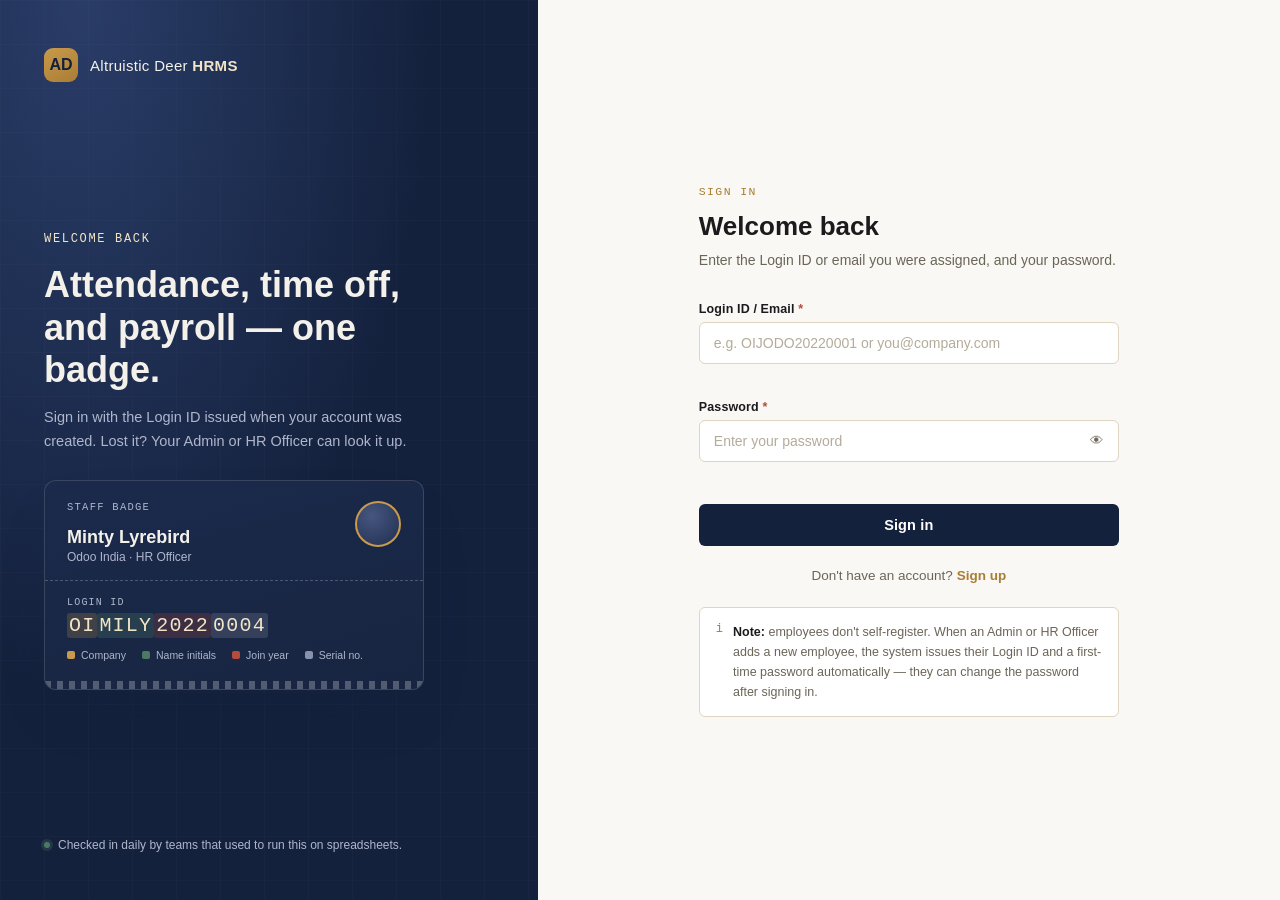
<file: hrms-app/index.html>
<!DOCTYPE html>
<html lang="en">
<head>
<meta charset="UTF-8" />
<meta http-equiv="refresh" content="0; url=login.html" />
<title>Redirecting…</title>
</head>
<body><p>Redirecting to <a href="login.html">login.html</a>…</p></body>
</html>
</file>
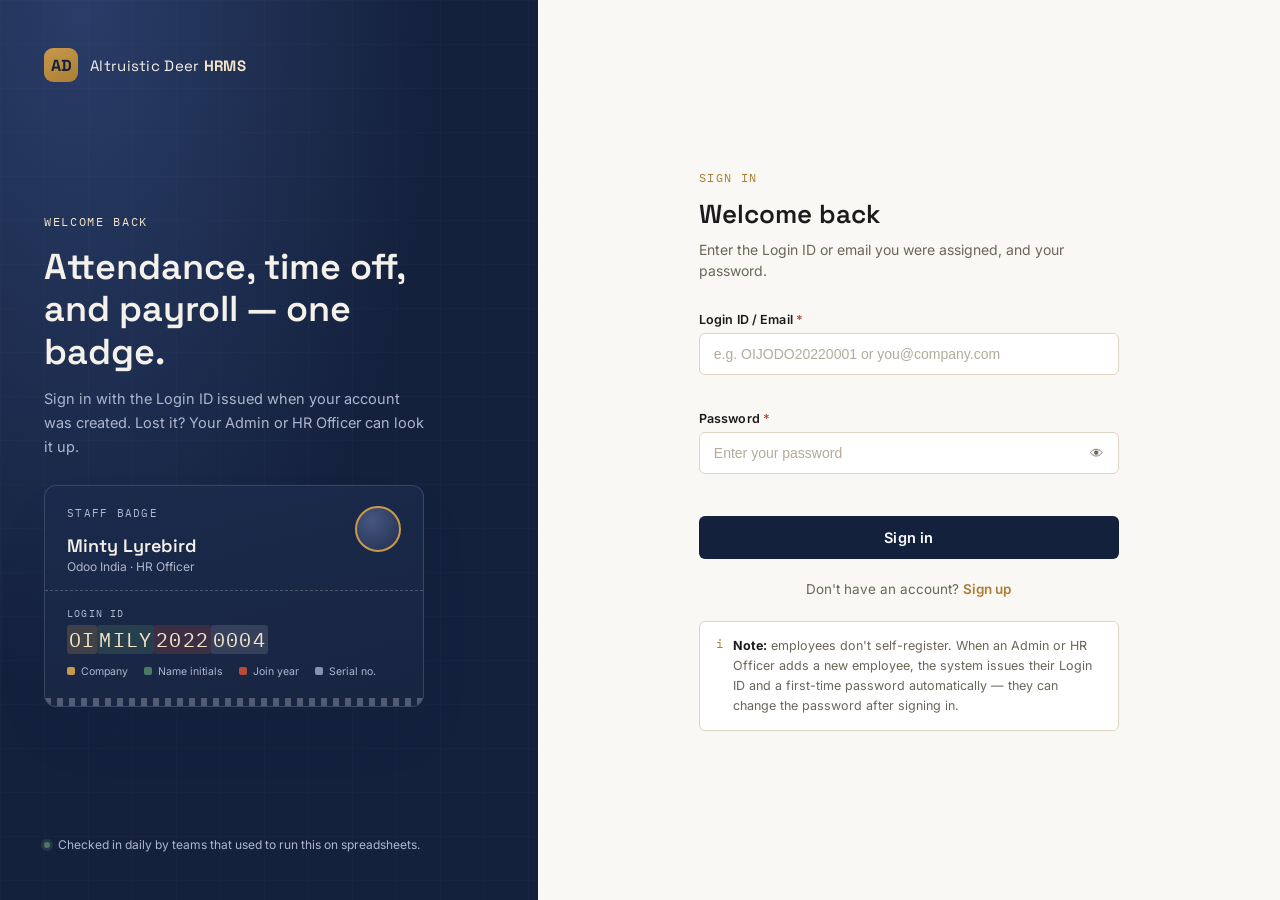
<file: hrms-app/login.html>
<!DOCTYPE html>
<html lang="en">
<head>
<meta charset="UTF-8" />
<meta name="viewport" content="width=device-width, initial-scale=1.0" />
<title>Sign In · Altruistic Deer HRMS</title>
<link rel="preconnect" href="https://fonts.googleapis.com">
<link href="https://fonts.googleapis.com/css2?family=Space+Grotesk:wght@500;600;700&family=Inter:wght@400;500;600&family=IBM+Plex+Mono:wght@400;500;600&display=swap" rel="stylesheet">
<link rel="stylesheet" href="css/style.css" />
</head>
<body>

<div class="shell">

  <!-- LEFT: brand stage -->
  <aside class="stage">
    <div class="brandmark">
      <div class="mark">AD</div>
      <div class="name">Altruistic Deer <b>HRMS</b></div>
    </div>

    <div>
      <div class="stage-copy">
        <p class="eyebrow">Welcome back</p>
        <h1>Attendance, time off,<br/>and payroll — one badge.</h1>
        <p>Sign in with the Login ID issued when your account was created. Lost it? Your Admin or HR Officer can look it up.</p>
      </div>

      <div class="badge" style="margin-top:26px;">
        <div class="badge-top">
          <div>
            <div class="badge-label">Staff badge</div>
            <div class="badge-id-row">
              <div>
                <div class="badge-name">Minty Lyrebird</div>
                <div class="badge-role">Odoo India · HR Officer</div>
              </div>
            </div>
          </div>
          <div class="badge-photo"></div>
        </div>
        <div class="badge-code">
          <div class="code-label">Login ID</div>
          <div class="code-value">
            <span class="seg company">OI</span><span class="seg initials">MILY</span><span class="seg year">2022</span><span class="seg serial">0004</span>
          </div>
          <div class="badge-legend">
            <span><i class="company"></i>Company</span>
            <span><i class="initials"></i>Name initials</span>
            <span><i class="year"></i>Join year</span>
            <span><i class="serial"></i>Serial no.</span>
          </div>
        </div>
        <div class="badge-strip"></div>
      </div>
    </div>

    <div class="stage-foot"><span class="dot"></span> Checked in daily by teams that used to run this on spreadsheets.</div>
  </aside>

  <!-- RIGHT: form -->
  <main class="formside">
    <div class="formwrap">

      <div class="mobile-brand">
        <div class="mark">AD</div>
        <div class="name">Altruistic Deer HRMS</div>
      </div>

      <div class="form-head">
        <p class="kicker">Sign in</p>
        <h2>Welcome back</h2>
        <p>Enter the Login ID or email you were assigned, and your password.</p>
      </div>

      <div class="banner ok" id="formBanner"></div>

      <form id="loginForm" novalidate>

        <div class="field">
          <label for="loginId">Login ID / Email <span class="req">*</span></label>
          <div class="input-wrap">
            <input type="text" id="loginId" placeholder="e.g. OIJODO20220001 or you@company.com" autocomplete="username" />
          </div>
          <div class="error-msg" id="err-loginId"></div>
        </div>

        <div class="field">
          <label for="password">Password <span class="req">*</span></label>
          <div class="input-wrap">
            <input type="password" id="password" placeholder="Enter your password" autocomplete="current-password" />
            <button type="button" class="toggle-visibility" data-target="password" aria-label="Show password">👁</button>
          </div>
          <div class="error-msg" id="err-password"></div>
        </div>

        <button type="submit" class="btn-primary" id="submitBtn">Sign in</button>
      </form>

      <div class="form-foot">
        Don't have an account? <a href="signup.html">Sign up</a>
      </div>

      <div class="note-box">
        <div class="glyph">i</div>
        <p>
          <strong>Note:</strong> employees don't self-register. When an Admin or HR Officer adds a new employee,
          the system issues their Login ID and a first-time password automatically — they can change the password
          after signing in.
        </p>
      </div>

    </div>
  </main>

</div>

<script src="js/auth-core.js"></script>
<script src="js/login.js"></script>
</body>
</html>
</file>
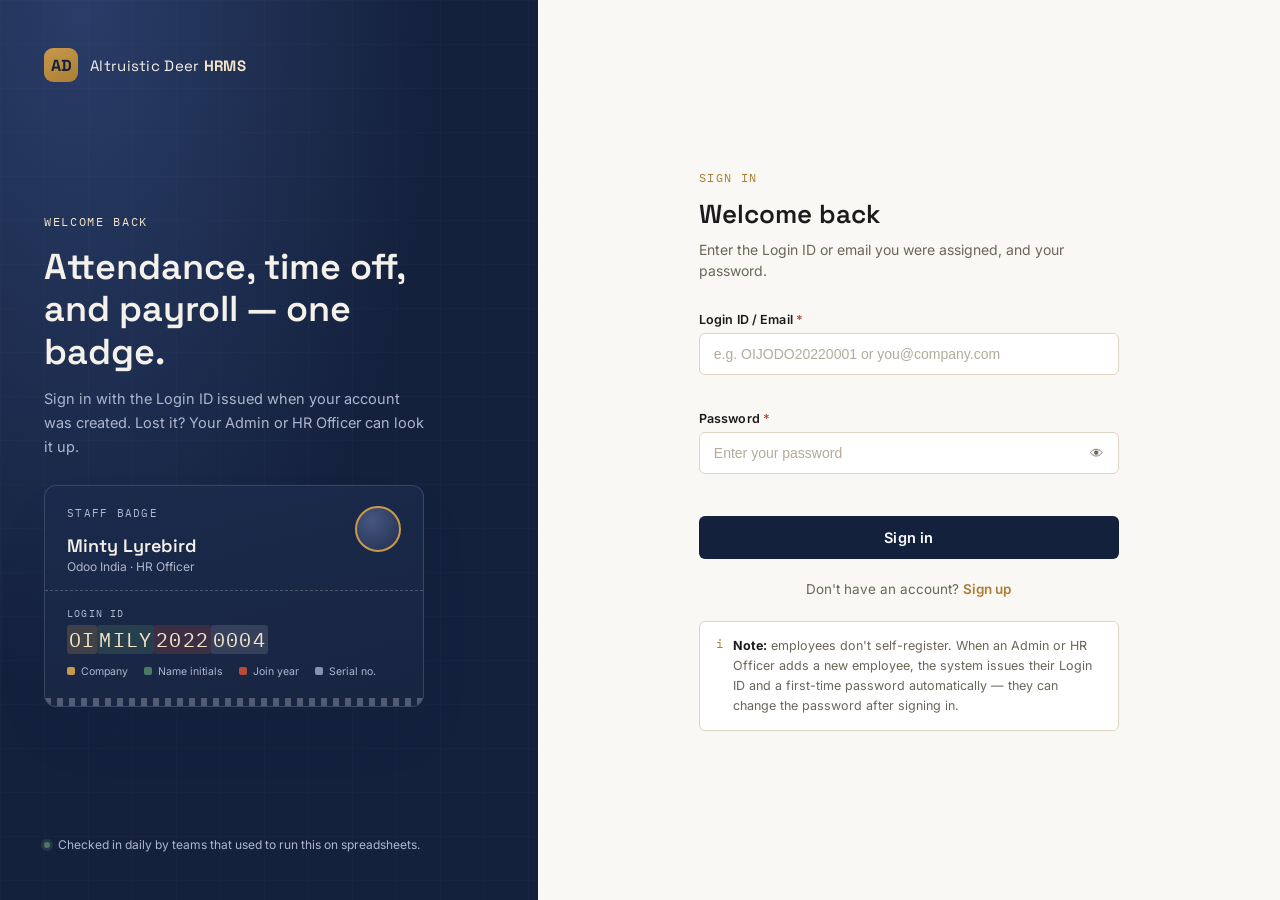
<file: hrms-app/profile.html>
<!DOCTYPE html>
<html lang="en">
<head>
<meta charset="UTF-8" />
<meta name="viewport" content="width=device-width, initial-scale=1.0" />
<title>My Profile · Altruistic Deer HRMS</title>
<link rel="preconnect" href="https://fonts.googleapis.com">
<link href="https://fonts.googleapis.com/css2?family=Space+Grotesk:wght@500;600;700&family=Inter:wght@400;500;600&family=IBM+Plex+Mono:wght@400;500;600&display=swap" rel="stylesheet">
<link rel="stylesheet" href="css/shell.css" />
</head>
<body class="app" data-page="profile">

<header class="topnav">
  <div class="brand">
    <div class="mark">AD</div>
    <div class="name">Altruistic Deer</div>
  </div>
  <nav>
    <a href="employees.html" data-tab="employees">Employees</a>
    <a href="attendance.html" data-tab="attendance">Attendance</a>
    <a href="timeoff.html" data-tab="timeoff">Time Off</a>
  </nav>
  <div class="spacer"></div>
  <div class="systray">
    <span class="since" id="systraySince"></span>
    <button id="systrayBtn" class="checked-out"><span class="pulse"></span>Check In</button>
  </div>
  <div class="avatar-wrap">
    <button class="avatar-btn" id="avatarBtn" aria-haspopup="true" aria-label="Account menu">
      <span id="avatarDot" class="status-dot absent"></span>
    </button>
    <div class="avatar-menu" id="avatarMenu">
      <div class="who">
        <div class="n" id="menuName">—</div>
        <div class="r" id="menuRole">—</div>
      </div>
      <a href="profile.html">My Profile</a>
      <button class="logout" id="logoutBtn">Log Out</button>
    </div>
  </div>
</header>

<main class="page">
  <div class="page-head">
    <h1>My Profile</h1>
    <button class="btn-new" id="saveBtn">Save changes</button>
  </div>

  <div class="profile-card">

    <div class="profile-head">
      <div class="profile-avatar">
        <label class="circle" id="avatarCircle" for="avatarUpload">
          <span id="avatarInitials">—</span>
          <img id="avatarImg" style="display:none" alt="" />
        </label>
        <label class="edit-badge" for="avatarUpload">✎</label>
        <input type="file" id="avatarUpload" accept="image/*" />
      </div>

      <div class="profile-fields">
        <div class="pf-name">
          <input type="text" id="fldFullName" />
        </div>
        <div class="pf-company" id="companyLabel">—</div>

        <div class="pf-row">
          <label>Job position</label>
          <input type="text" id="fldJobPosition" />
        </div>
        <div class="pf-row">
          <label>Department</label>
          <input type="text" id="fldDepartment" />
        </div>

        <div class="pf-row">
          <label>Email</label>
          <input type="email" id="fldEmail" />
        </div>
        <div class="pf-row">
          <label>Manager</label>
          <input type="text" id="fldManager" />
        </div>

        <div class="pf-row">
          <label>Mobile</label>
          <input type="tel" id="fldPhone" />
        </div>
        <div class="pf-row">
          <label>Location</label>
          <input type="text" id="fldLocation" />
        </div>

        <div class="pf-row">
          <label>Login ID</label>
          <input type="text" id="fldLoginId" readonly />
        </div>
        <div class="pf-row">
          <label>Employee code</label>
          <input type="text" id="fldEmpCode" readonly />
        </div>
      </div>
    </div>

    <div class="tabbar" id="tabbar">
      <button data-tab="resume" class="active">Resume</button>
      <button data-tab="private">Private Info</button>
      <button data-tab="salary" id="salaryTabBtn">Salary Info</button>
      <button data-tab="security">Security</button>
    </div>

    <!-- RESUME -->
    <div class="tabpanel active" data-panel="resume">
      <div class="field-line">
        <label>About</label>
        <textarea id="fldAbout" rows="3" placeholder="A short introduction…"></textarea>
      </div>
      <div class="field-line">
        <label>What I love about my job</label>
        <textarea id="fldLoveAboutJob" rows="3" placeholder="What keeps you motivated…"></textarea>
      </div>
      <div class="field-line">
        <label>My interests and hobbies</label>
        <textarea id="fldHobbies" rows="3" placeholder="Outside of work…"></textarea>
      </div>

      <div class="two-block">
        <div class="chip-field">
          <label>Skills</label>
          <div class="chip-list" id="skillsList"></div>
          <div class="chip-add">
            <input type="text" id="skillInput" placeholder="Add a skill and press Enter" />
            <button type="button" id="skillAddBtn">+ Add skill</button>
          </div>
        </div>
        <div class="chip-field">
          <label>Certifications</label>
          <div class="chip-list" id="certList"></div>
          <div class="chip-add">
            <input type="text" id="certInput" placeholder="Add a certification and press Enter" />
            <button type="button" id="certAddBtn">+ Add certification</button>
          </div>
        </div>
      </div>
    </div>

    <!-- PRIVATE INFO -->
    <div class="tabpanel" data-panel="private">
      <div class="form-grid">
        <div>
          <div class="field-line"><label>Date of birth</label><input type="date" id="fldDob" /></div>
          <div class="field-line"><label>Residing address</label><input type="text" id="fldAddress" /></div>
          <div class="field-line"><label>Nationality</label><input type="text" id="fldNationality" /></div>
          <div class="field-line"><label>Personal email</label><input type="email" id="fldPersonalEmail" /></div>
          <div class="field-line">
            <label>Gender</label>
            <select id="fldGender">
              <option value="">—</option>
              <option>Female</option>
              <option>Male</option>
              <option>Non-binary</option>
              <option>Prefer not to say</option>
            </select>
          </div>
          <div class="field-line">
            <label>Marital status</label>
            <select id="fldMaritalStatus">
              <option value="">—</option>
              <option>Single</option>
              <option>Married</option>
              <option>Other</option>
            </select>
          </div>
          <div class="field-line"><label>Date of joining</label><input type="date" id="fldDateOfJoining" /></div>
        </div>
        <div>
          <div class="col-head">Bank details</div>
          <div class="field-line"><label>Account number</label><input type="text" id="fldBankAccount" /></div>
          <div class="field-line"><label>Bank name</label><input type="text" id="fldBankName" /></div>
          <div class="field-line"><label>IFSC code</label><input type="text" id="fldIfsc" /></div>
          <div class="field-line"><label>PAN no.</label><input type="text" id="fldPan" /></div>
          <div class="field-line"><label>UAN no.</label><input type="text" id="fldUan" /></div>
        </div>
      </div>
    </div>

    <!-- SALARY INFO (admin only) -->
    <div class="tabpanel" data-panel="salary">
      <div id="salaryLocked" class="locked-tab" style="display:none;">
        Salary Info is only visible to Admins.
      </div>

      <div id="salaryContent">
        <div class="salary-summary">
          <div class="field-line" style="margin-bottom:0;">
            <label>Month wage</label>
            <input type="number" id="fldWage" min="0" step="100" />
          </div>
          <div class="field-line" style="margin-bottom:0;">
            <label>Yearly wage</label>
            <input type="text" id="fldYearlyWage" readonly />
          </div>
          <div class="field-line" style="margin-bottom:0;">
            <label>Working days / week</label>
            <input type="number" id="fldWorkingDays" min="1" max="7" style="width:90px" />
          </div>
          <div class="field-line" style="margin-bottom:0;">
            <label>Break time (hrs)</label>
            <input type="number" id="fldBreakHours" min="0" step="0.5" style="width:90px" />
          </div>
        </div>

        <div class="salary-flag" id="salaryFlag"></div>

        <table class="salary-table">
          <thead>
            <tr><th>Salary component</th><th>% (of Basic, Basic itself % of wage)</th><th style="text-align:right">Amount / month</th></tr>
          </thead>
          <tbody>
            <tr>
              <td class="label">Basic salary</td>
              <td><input type="number" id="pctBasic" step="0.01" min="0" max="100" /> % of wage</td>
              <td class="amount" style="text-align:right" id="amtBasic">—</td>
            </tr>
            <tr>
              <td class="label">House rent allowance</td>
              <td><input type="number" id="pctHra" step="0.01" min="0" max="100" /> % of basic</td>
              <td class="amount" style="text-align:right" id="amtHra">—</td>
            </tr>
            <tr>
              <td class="label">Standard allowance</td>
              <td><input type="number" id="pctStandard" step="0.01" min="0" max="100" /> % of basic</td>
              <td class="amount" style="text-align:right" id="amtStandard">—</td>
            </tr>
            <tr>
              <td class="label">Performance bonus</td>
              <td><input type="number" id="pctBonus" step="0.01" min="0" max="100" /> % of basic</td>
              <td class="amount" style="text-align:right" id="amtBonus">—</td>
            </tr>
            <tr>
              <td class="label">Leave travel allowance</td>
              <td><input type="number" id="pctLta" step="0.01" min="0" max="100" /> % of basic</td>
              <td class="amount" style="text-align:right" id="amtLta">—</td>
            </tr>
            <tr class="fixed">
              <td class="label">Fixed allowance</td>
              <td>wage − total of all components above</td>
              <td class="amount" style="text-align:right" id="amtFixed">—</td>
            </tr>
          </tbody>
        </table>

        <div class="two-block">
          <div>
            <div class="block-head">Provident fund (PF) contribution</div>
            <table class="salary-table">
              <tbody>
                <tr>
                  <td class="label">Employee</td>
                  <td><input type="number" id="pctPfEmployee" step="0.01" min="0" max="100" /> % of basic</td>
                  <td class="amount" style="text-align:right" id="amtPfEmployee">—</td>
                </tr>
                <tr>
                  <td class="label">Employer</td>
                  <td><input type="number" id="pctPfEmployer" step="0.01" min="0" max="100" /> % of basic</td>
                  <td class="amount" style="text-align:right" id="amtPfEmployer">—</td>
                </tr>
              </tbody>
            </table>
          </div>
          <div>
            <div class="block-head">Tax deductions</div>
            <table class="salary-table">
              <tbody>
                <tr>
                  <td class="label">Professional tax</td>
                  <td><input type="number" id="fldProfessionalTax" step="1" min="0" /> / month</td>
                  <td class="amount" style="text-align:right">flat</td>
                </tr>
              </tbody>
            </table>
          </div>
        </div>
      </div>
    </div>

    <!-- SECURITY -->
    <div class="tabpanel" data-panel="security">
      <div class="form-grid">
        <div>
          <div class="field-line"><label>Login ID</label><input type="text" id="secLoginId" readonly /></div>
          <div class="field-line"><label>Current password</label><input type="password" id="secCurrentPassword" placeholder="Enter current password" /></div>
          <div class="field-line"><label>New password</label><input type="password" id="secNewPassword" placeholder="Min. 8 characters" /></div>
          <div class="field-line"><label>Confirm new password</label><input type="password" id="secConfirmPassword" placeholder="Re-enter new password" /></div>
          <div class="error-msg" id="secError" style="margin-bottom:10px;"></div>
          <button class="btn-new" id="changePasswordBtn" type="button">Change password</button>
        </div>
      </div>
    </div>

  </div>
</main>

<div class="save-toast" id="saveToast">Changes saved.</div>

<script src="js/auth-core.js"></script>
<script src="js/shell.js"></script>
<script src="js/profile.js"></script>
</body>
</html>
</file>
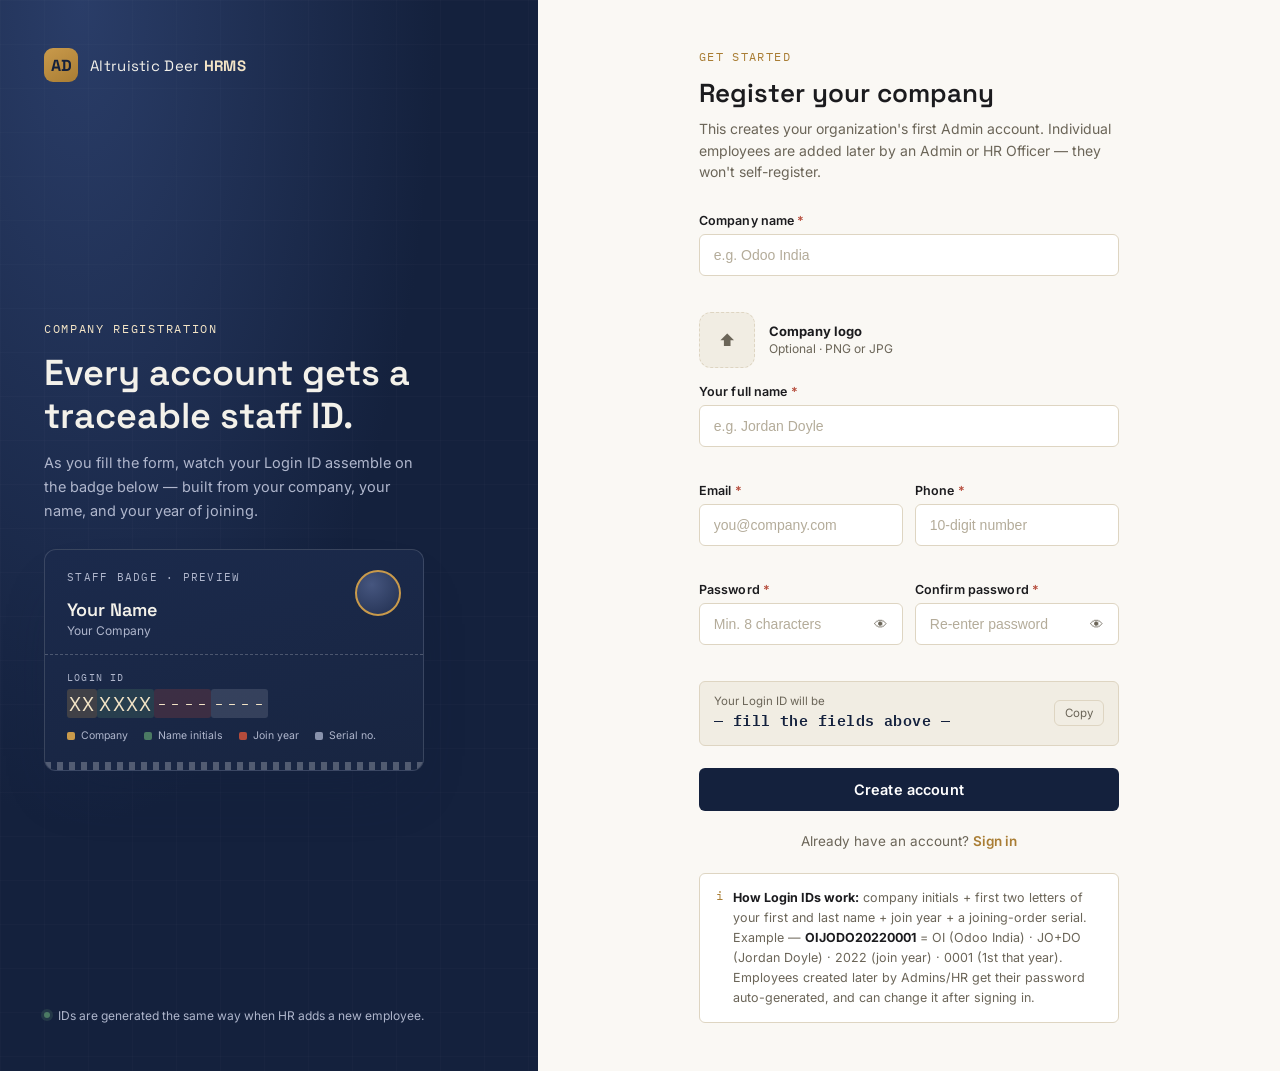
<file: hrms-app/signup.html>
<!DOCTYPE html>
<html lang="en">
<head>
<meta charset="UTF-8" />
<meta name="viewport" content="width=device-width, initial-scale=1.0" />
<title>Sign Up · Altruistic Deer HRMS</title>
<link rel="preconnect" href="https://fonts.googleapis.com">
<link href="https://fonts.googleapis.com/css2?family=Space+Grotesk:wght@500;600;700&family=Inter:wght@400;500;600&family=IBM+Plex+Mono:wght@400;500;600&display=swap" rel="stylesheet">
<link rel="stylesheet" href="css/style.css" />
</head>
<body>

<div class="shell">

  <!-- LEFT: brand stage with live badge preview -->
  <aside class="stage">
    <div class="brandmark">
      <div class="mark">AD</div>
      <div class="name">Altruistic Deer <b>HRMS</b></div>
    </div>

    <div>
      <div class="stage-copy">
        <p class="eyebrow">Company registration</p>
        <h1>Every account gets a<br/>traceable staff ID.</h1>
        <p>As you fill the form, watch your Login ID assemble on the badge below — built from your company, your name, and your year of joining.</p>
      </div>

      <div class="badge" style="margin-top:26px;" id="badge">
        <div class="badge-top">
          <div>
            <div class="badge-label">Staff badge · preview</div>
            <div class="badge-id-row">
              <div>
                <div class="badge-name" id="badgeName">Your Name</div>
                <div class="badge-role" id="badgeCompany">Your Company</div>
              </div>
            </div>
          </div>
          <div class="badge-photo"></div>
        </div>
        <div class="badge-code">
          <div class="code-label">Login ID</div>
          <div class="code-value" id="badgeCode">
            <span class="seg company">XX</span><span class="seg initials">XXXX</span><span class="seg year">----</span><span class="seg serial">----</span>
          </div>
          <div class="badge-legend">
            <span><i class="company"></i>Company</span>
            <span><i class="initials"></i>Name initials</span>
            <span><i class="year"></i>Join year</span>
            <span><i class="serial"></i>Serial no.</span>
          </div>
        </div>
        <div class="badge-strip"></div>
      </div>
    </div>

    <div class="stage-foot"><span class="dot"></span> IDs are generated the same way when HR adds a new employee.</div>
  </aside>

  <!-- RIGHT: form -->
  <main class="formside">
    <div class="formwrap">

      <div class="mobile-brand">
        <div class="mark">AD</div>
        <div class="name">Altruistic Deer HRMS</div>
      </div>

      <div class="form-head">
        <p class="kicker">Get started</p>
        <h2>Register your company</h2>
        <p>This creates your organization's first Admin account. Individual employees are added later by an Admin or HR Officer — they won't self-register.</p>
      </div>

      <div class="banner err" id="formBanner"></div>

      <form id="signupForm" novalidate>

        <div class="field">
          <label for="companyName">Company name <span class="req">*</span></label>
          <div class="input-wrap">
            <input type="text" id="companyName" placeholder="e.g. Odoo India" autocomplete="organization" />
          </div>
          <div class="error-msg" id="err-companyName"></div>
        </div>

        <div class="logo-field">
          <label class="logo-drop" id="logoDrop" for="logoInput" title="Upload company logo">
            <span id="logoGlyph">⬆</span>
            <img id="logoPreview" alt="" style="display:none" />
          </label>
          <input type="file" id="logoInput" accept="image/*" />
          <div class="logo-meta">
            <strong>Company logo</strong>
            <span>Optional · PNG or JPG</span>
          </div>
        </div>

        <div class="field">
          <label for="fullName">Your full name <span class="req">*</span></label>
          <div class="input-wrap">
            <input type="text" id="fullName" placeholder="e.g. Jordan Doyle" autocomplete="name" />
          </div>
          <div class="error-msg" id="err-fullName"></div>
        </div>

        <div class="two-col">
          <div class="field">
            <label for="email">Email <span class="req">*</span></label>
            <div class="input-wrap">
              <input type="email" id="email" placeholder="you@company.com" autocomplete="email" />
            </div>
            <div class="error-msg" id="err-email"></div>
          </div>
          <div class="field">
            <label for="phone">Phone <span class="req">*</span></label>
            <div class="input-wrap">
              <input type="tel" id="phone" placeholder="10-digit number" autocomplete="tel" />
            </div>
            <div class="error-msg" id="err-phone"></div>
          </div>
        </div>

        <div class="two-col">
          <div class="field">
            <label for="password">Password <span class="req">*</span></label>
            <div class="input-wrap">
              <input type="password" id="password" placeholder="Min. 8 characters" autocomplete="new-password" />
              <button type="button" class="toggle-visibility" data-target="password" aria-label="Show password">👁</button>
            </div>
            <div class="error-msg" id="err-password"></div>
          </div>
          <div class="field">
            <label for="confirmPassword">Confirm password <span class="req">*</span></label>
            <div class="input-wrap">
              <input type="password" id="confirmPassword" placeholder="Re-enter password" autocomplete="new-password" />
              <button type="button" class="toggle-visibility" data-target="confirmPassword" aria-label="Show password">👁</button>
            </div>
            <div class="error-msg" id="err-confirmPassword"></div>
          </div>
        </div>

        <div class="id-preview">
          <div>
            <div class="id-label">Your Login ID will be</div>
            <div class="id-value" id="idPreviewValue">— fill the fields above —</div>
          </div>
          <button type="button" class="copy-btn" id="copyIdBtn">Copy</button>
        </div>

        <button type="submit" class="btn-primary" id="submitBtn">Create account</button>
      </form>

      <div class="form-foot">
        Already have an account? <a href="login.html">Sign in</a>
      </div>

      <div class="note-box">
        <div class="glyph">i</div>
        <p>
          <strong>How Login IDs work:</strong> company initials + first two letters of your first and last name + join year + a joining-order serial.
          Example — <strong>OIJODO20220001</strong> = OI (Odoo India) · JO+DO (Jordan Doyle) · 2022 (join year) · 0001 (1st that year).
          Employees created later by Admins/HR get their password auto-generated, and can change it after signing in.
        </p>
      </div>

    </div>
  </main>

</div>

<script src="js/auth-core.js"></script>
<script src="js/signup.js"></script>
</body>
</html>
</file>
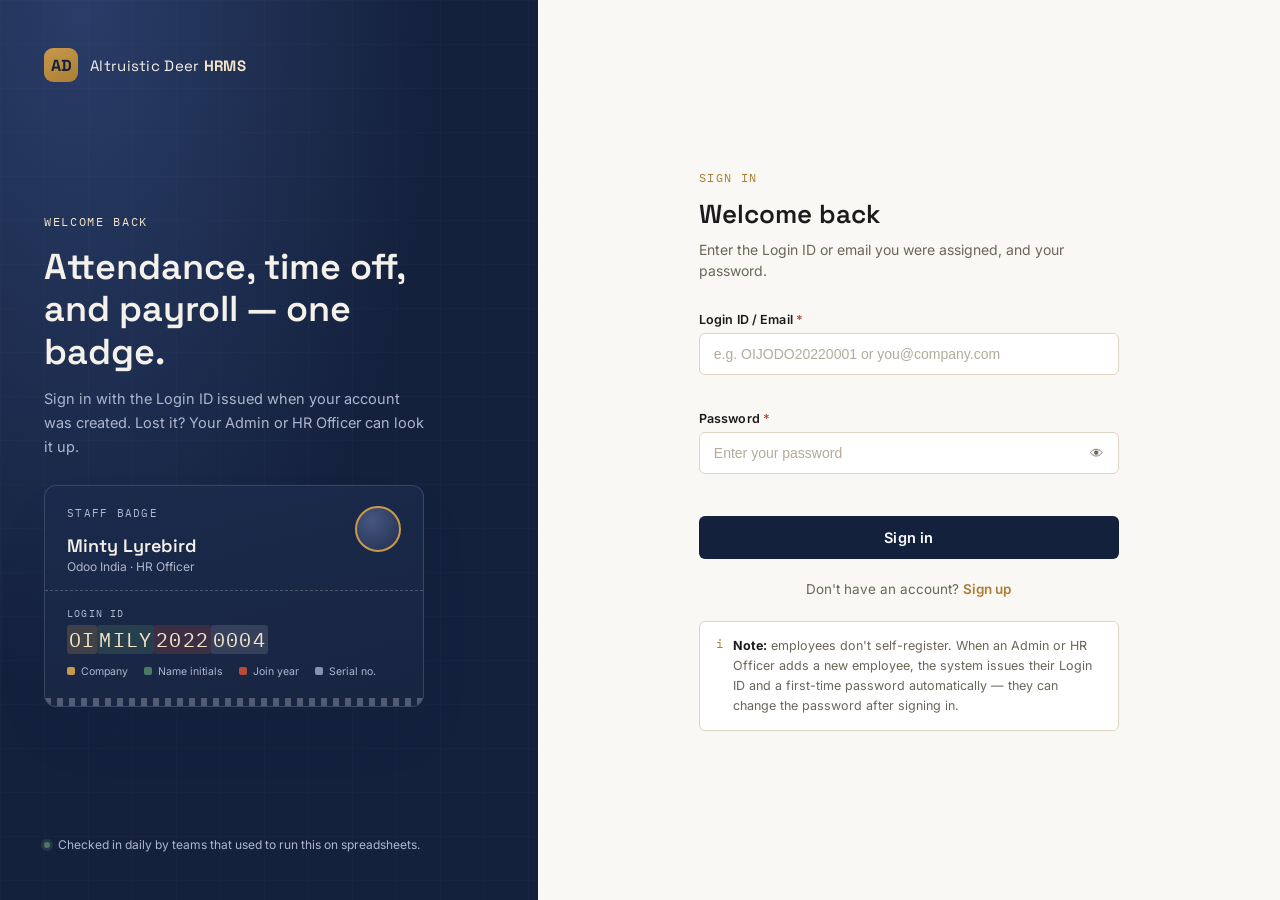
<file: hrms-app/timeoff.html>
<!DOCTYPE html>
<html lang="en">
<head>
<meta charset="UTF-8" />
<meta name="viewport" content="width=device-width, initial-scale=1.0" />
<title>Time Off · Altruistic Deer HRMS</title>
<link rel="preconnect" href="https://fonts.googleapis.com">
<link href="https://fonts.googleapis.com/css2?family=Space+Grotesk:wght@500;600;700&family=Inter:wght@400;500;600&family=IBM+Plex+Mono:wght@400;500;600&display=swap" rel="stylesheet">
<link rel="stylesheet" href="css/shell.css" />
</head>
<body class="app" data-page="timeoff">

<header class="topnav">
  <div class="brand">
    <div class="mark">AD</div>
    <div class="name">Altruistic Deer</div>
  </div>
  <nav>
    <a href="employees.html" data-tab="employees">Employees</a>
    <a href="attendance.html" data-tab="attendance">Attendance</a>
    <a href="timeoff.html" data-tab="timeoff">Time Off</a>
  </nav>
  <div class="spacer"></div>
  <div class="systray">
    <span class="since" id="systraySince"></span>
    <button id="systrayBtn" class="checked-out"><span class="pulse"></span>Check In</button>
  </div>
  <div class="avatar-wrap">
    <button class="avatar-btn" id="avatarBtn" aria-haspopup="true" aria-label="Account menu">
      <span id="avatarDot" class="status-dot absent"></span>
    </button>
    <div class="avatar-menu" id="avatarMenu">
      <div class="who">
        <div class="n" id="menuName">—</div>
        <div class="r" id="menuRole">—</div>
      </div>
      <a href="profile.html">My Profile</a>
      <button class="logout" id="logoutBtn">Log Out</button>
    </div>
  </div>
</header>

<main class="page">
  <div class="page-head">
    <h1>Time Off</h1>
    <div class="page-toolbar">
      <button class="btn-new" id="newBtn">+ New</button>
    </div>
  </div>

  <div class="balance-row">
    <div class="balance-card">
      <div class="type">Paid Time Off</div>
      <div class="days" id="balPaid">—<span> days available</span></div>
    </div>
    <div class="balance-card">
      <div class="type">Sick Leave</div>
      <div class="days" id="balSick">—<span> days available</span></div>
    </div>
  </div>

  <div class="calendar-view">
    <div class="cal-head">
      <h3 id="calMonthLabel">—</h3>
      <div class="cal-nav">
        <button id="calPrev" aria-label="Previous month">←</button>
        <button id="calNext" aria-label="Next month">→</button>
      </div>
    </div>
    <div class="cal-grid" id="calGrid"></div>
  </div>

  <div class="tolist">
    <table>
      <thead>
        <tr>
          <th id="colName">Employee</th>
          <th>Start</th>
          <th>End</th>
          <th>Days</th>
          <th>Type</th>
          <th>Status</th>
          <th id="colAction" style="display:none;">Action</th>
        </tr>
      </thead>
      <tbody id="toBody"></tbody>
    </table>
  </div>
</main>

<!-- request modal -->
<div class="modal-backdrop to-modal" id="toModalBackdrop">
  <div class="modal">
    <div class="modal-head-simple">
      <h3>Time Off Request</h3>
      <button id="toModalClose" aria-label="Close">✕</button>
    </div>
    <div class="modal-body">
      <div class="field-line">
        <label>Employee</label>
        <input type="text" id="toEmployee" readonly />
      </div>
      <div class="field-line">
        <label>Time off type</label>
        <select id="toType">
          <option>Paid Time Off</option>
          <option>Sick Leave</option>
          <option>Unpaid Leave</option>
        </select>
      </div>
      <div class="to-two">
        <div class="field-line">
          <label>Validity period — from</label>
          <input type="date" id="toStart" />
        </div>
        <div class="field-line">
          <label>To</label>
          <input type="date" id="toEnd" />
        </div>
      </div>
      <div class="field-line">
        <label>Allocation</label>
        <input type="text" id="toAllocation" readonly />
      </div>
      <div class="field-line">
        <label>Attachment <span style="font-weight:400;color:var(--text-dim);">(for sick leave certificate)</span></label>
        <div class="file-row">
          <input type="file" id="toAttachment" />
        </div>
      </div>
      <div class="error-msg" id="toError" style="margin-bottom:8px;"></div>
      <div class="modal-actions">
        <button class="btn-secondary" id="toDiscard" type="button">Discard</button>
        <button class="btn-primary-sm" id="toSubmit" type="button">Submit request</button>
      </div>
    </div>
  </div>
</div>

<script src="js/auth-core.js"></script>
<script src="js/shell.js"></script>
<script src="js/timeoff.js"></script>
</body>
</html>
</file>
<file: hrms-app/css/style.css>
@import url("tokens.css");

/* =====================================================
   Altruistic Deer HRMS — Auth screens (login / signup)
===================================================== */

/* =====================================================
   Shell — split screen
===================================================== */
.shell{
  min-height:100vh;
  display:grid;
  grid-template-columns: minmax(340px, 42%) 1fr;
}

/* -------- left: brand / badge stage -------- */
.stage{
  position:relative;
  background:
    radial-gradient(120% 140% at 15% 0%, var(--ink-3) 0%, var(--ink) 55%),
    var(--ink);
  color:var(--text-inv);
  padding:48px 44px;
  display:flex;
  flex-direction:column;
  justify-content:space-between;
  overflow:hidden;
}

.stage::after{
  content:"";
  position:absolute;
  inset:0;
  background-image:
    linear-gradient(var(--line-dark) 1px, transparent 1px),
    linear-gradient(90deg, var(--line-dark) 1px, transparent 1px);
  background-size: 44px 44px;
  opacity:.12;
  pointer-events:none;
}

.brandmark{
  position:relative;
  z-index:1;
  display:flex;
  align-items:center;
  gap:12px;
}
.brandmark .mark{
  width:34px; height:34px;
  border-radius:9px;
  background:linear-gradient(150deg, var(--brass) 0%, var(--brass-deep) 100%);
  display:flex; align-items:center; justify-content:center;
  font-family:var(--font-display);
  font-weight:700;
  color:var(--ink);
  font-size:16px;
}
.brandmark .name{
  font-family:var(--font-display);
  font-size:15px;
  letter-spacing:.02em;
}
.brandmark .name b{ color:var(--brass-tint); }

.stage-copy{
  position:relative; z-index:1;
  max-width:380px;
}
.stage-copy .eyebrow{
  font-family:var(--font-mono);
  font-size:12px;
  letter-spacing:.14em;
  text-transform:uppercase;
  color:var(--brass-tint);
  margin:0 0 14px;
}
.stage-copy h1{
  font-family:var(--font-display);
  font-size:clamp(28px, 3vw, 36px);
  line-height:1.18;
  margin:0 0 14px;
  font-weight:600;
}
.stage-copy p{
  font-size:14.5px;
  line-height:1.65;
  color:var(--text-inv-dim);
  margin:0;
}

/* -------- signature element: staff badge -------- */
.badge{
  position:relative; z-index:1;
  width:100%;
  max-width:380px;
  border-radius:var(--radius-m);
  background:linear-gradient(165deg, #1B2A4C 0%, #182541 100%);
  border:1px solid var(--line-dark);
  box-shadow:var(--shadow-panel);
  overflow:hidden;
}
.badge-top{
  padding:20px 22px 16px;
  display:flex;
  justify-content:space-between;
  align-items:flex-start;
  border-bottom:1px dashed rgba(255,255,255,.22);
}
.badge-top .badge-label{
  font-family:var(--font-mono);
  font-size:10.5px;
  letter-spacing:.12em;
  text-transform:uppercase;
  color:var(--text-inv-dim);
}
.badge-photo{
  width:46px; height:46px;
  border-radius:50%;
  background:radial-gradient(circle at 35% 30%, #46567F, #202E4F);
  border:2px solid var(--brass);
  flex-shrink:0;
}
.badge-id-row{
  display:flex; justify-content:space-between; align-items:center;
  margin-top:14px;
}
.badge-name{
  font-family:var(--font-display);
  font-size:18px;
  font-weight:600;
  color:var(--text-inv);
}
.badge-role{
  font-size:12px;
  color:var(--text-inv-dim);
  margin-top:2px;
}

.badge-code{
  padding:16px 22px 20px;
}
.badge-code .code-label{
  font-family:var(--font-mono);
  font-size:10px;
  letter-spacing:.12em;
  text-transform:uppercase;
  color:var(--text-inv-dim);
  margin-bottom:6px;
}
.badge-code .code-value{
  font-family:var(--font-mono);
  font-size:20px;
  letter-spacing:.06em;
  color:var(--brass-tint);
  word-break:break-all;
}
.badge-code .code-value .seg{
  padding:1px 2px;
  border-radius:3px;
}
.badge-code .code-value .seg.company{ background:rgba(201,154,75,.22); }
.badge-code .code-value .seg.initials{ background:rgba(75,122,99,.28); }
.badge-code .code-value .seg.year{ background:rgba(181,75,59,.22); }
.badge-code .code-value .seg.serial{ background:rgba(255,255,255,.12); }

.badge-legend{
  display:flex; flex-wrap:wrap; gap:10px 16px;
  margin-top:12px;
  font-size:10.5px;
  color:var(--text-inv-dim);
}
.badge-legend span{ display:flex; align-items:center; gap:6px; }
.badge-legend i{ width:8px; height:8px; border-radius:2px; display:inline-block; }
.badge-legend i.company{ background:var(--brass); }
.badge-legend i.initials{ background:var(--ok); }
.badge-legend i.year{ background:var(--err); }
.badge-legend i.serial{ background:#8892AC; }

.badge-strip{
  height:8px;
  background:repeating-linear-gradient(90deg, rgba(255,255,255,.5) 0 6px, transparent 6px 12px);
  opacity:.5;
}

.stage-foot{
  position:relative; z-index:1;
  font-size:12px;
  color:var(--text-inv-dim);
  display:flex;
  align-items:center;
  gap:8px;
}
.stage-foot .dot{
  width:6px; height:6px; border-radius:50%;
  background:var(--ok);
  box-shadow:0 0 0 3px rgba(75,122,99,.25);
}

/* =====================================================
   Right: form panel
===================================================== */
.formside{
  display:flex;
  align-items:center;
  justify-content:center;
  padding:48px 24px;
  background:var(--paper);
}
.formwrap{
  width:100%;
  max-width:420px;
}

.formwrap .mobile-brand{
  display:none;
  align-items:center;
  gap:10px;
  margin-bottom:28px;
}
.formwrap .mobile-brand .mark{
  width:30px; height:30px; border-radius:8px;
  background:linear-gradient(150deg, var(--brass), var(--brass-deep));
  display:flex; align-items:center; justify-content:center;
  font-family:var(--font-display); font-weight:700; color:var(--ink); font-size:14px;
}
.formwrap .mobile-brand .name{ font-family:var(--font-display); font-size:14px; }

@media (max-width:900px){
  .formwrap .mobile-brand{ display:flex; }
}

.form-head{ margin-bottom:30px; }
.form-head .kicker{
  font-family:var(--font-mono);
  font-size:11.5px;
  letter-spacing:.12em;
  text-transform:uppercase;
  color:var(--brass-deep);
  margin:0 0 10px;
}
.form-head h2{
  font-family:var(--font-display);
  font-size:26px;
  margin:0 0 8px;
  font-weight:600;
}
.form-head p{
  margin:0;
  font-size:14px;
  color:var(--text-dim);
  line-height:1.55;
}

form{ display:flex; flex-direction:column; gap:16px; }

.field{ display:flex; flex-direction:column; gap:6px; }
.field label{
  font-size:12.5px;
  font-weight:600;
  color:var(--text);
  letter-spacing:.01em;
}
.field .req{ color:var(--err); }

.input-wrap{ position:relative; display:flex; align-items:center; }
.input-wrap input{
  width:100%;
  padding:12px 14px;
  border:1px solid var(--line);
  border-radius:var(--radius-s);
  background:#fff;
  font-size:14px;
  color:var(--text);
  transition:border-color .15s ease, box-shadow .15s ease;
}
.input-wrap input::placeholder{ color:#B4AC9A; }
.input-wrap input:focus{
  border-color:var(--brass-deep);
  box-shadow:0 0 0 3px rgba(169,125,52,.14);
  outline:none;
}
.input-wrap input.invalid{
  border-color:var(--err);
}
.input-wrap input[disabled]{ background:var(--paper-dim); color:var(--text-dim); }

.input-wrap .toggle-visibility{
  position:absolute; right:6px;
  background:none; border:none; cursor:pointer;
  width:32px; height:32px;
  display:flex; align-items:center; justify-content:center;
  color:var(--text-dim);
  border-radius:6px;
}
.input-wrap .toggle-visibility:hover{ background:var(--paper-dim); color:var(--text); }

.hint{ font-size:12px; color:var(--text-dim); }
.error-msg{ font-size:12px; color:var(--err); min-height:14px; }

.two-col{
  display:grid;
  grid-template-columns:1fr 1fr;
  gap:12px;
}
@media (max-width:480px){ .two-col{ grid-template-columns:1fr; } }

/* logo uploader */
.logo-field{
  display:flex; align-items:center; gap:14px;
}
.logo-drop{
  width:56px; height:56px;
  border-radius:12px;
  border:1.5px dashed var(--line);
  background:var(--paper-dim);
  display:flex; align-items:center; justify-content:center;
  flex-shrink:0;
  cursor:pointer;
  overflow:hidden;
  color:var(--text-dim);
  transition:border-color .15s ease;
}
.logo-drop:hover{ border-color:var(--brass-deep); }
.logo-drop img{ width:100%; height:100%; object-fit:cover; }
.logo-field .logo-meta{ display:flex; flex-direction:column; gap:2px; }
.logo-field .logo-meta strong{ font-size:13px; }
.logo-field .logo-meta span{ font-size:12px; color:var(--text-dim); }
.logo-field input[type="file"]{ display:none; }

/* generated id readout on the signup form */
.id-preview{
  border:1px solid var(--line);
  background:var(--paper-dim);
  border-radius:var(--radius-s);
  padding:12px 14px;
  display:flex;
  justify-content:space-between;
  align-items:center;
  gap:10px;
}
.id-preview .id-label{ font-size:11.5px; color:var(--text-dim); }
.id-preview .id-value{
  font-family:var(--font-mono);
  font-size:15px;
  font-weight:600;
  color:var(--ink);
  letter-spacing:.03em;
}
.id-preview .copy-btn{
  background:none; border:1px solid var(--line);
  border-radius:6px; padding:5px 10px;
  font-size:11.5px; cursor:pointer;
  color:var(--text-dim);
}
.id-preview .copy-btn:hover{ border-color:var(--brass-deep); color:var(--ink); }

.btn-primary{
  margin-top:6px;
  padding:13px 18px;
  border:none;
  border-radius:var(--radius-s);
  background:var(--ink);
  color:#fff;
  font-size:14.5px;
  font-weight:600;
  letter-spacing:.01em;
  cursor:pointer;
  transition:background .15s ease, transform .05s ease;
}
.btn-primary:hover{ background:var(--ink-3); }
.btn-primary:active{ transform:translateY(1px); }
.btn-primary[disabled]{ opacity:.55; cursor:not-allowed; }

.form-foot{
  margin-top:22px;
  text-align:center;
  font-size:13.5px;
  color:var(--text-dim);
}
.form-foot a{
  color:var(--brass-deep);
  font-weight:600;
  text-decoration:none;
  border-bottom:1px solid transparent;
}
.form-foot a:hover{ border-bottom-color:var(--brass-deep); }

.note-box{
  margin-top:24px;
  border:1px solid var(--line);
  border-radius:var(--radius-s);
  padding:14px 16px;
  background:#fff;
  display:flex;
  gap:10px;
}
.note-box .glyph{
  font-family:var(--font-mono);
  font-size:12px;
  color:var(--brass-deep);
  flex-shrink:0;
}
.note-box p{
  margin:0;
  font-size:12.5px;
  line-height:1.6;
  color:var(--text-dim);
}
.note-box strong{ color:var(--text); }

.banner{
  display:none;
  align-items:center;
  gap:10px;
  padding:11px 14px;
  border-radius:var(--radius-s);
  font-size:13px;
  margin-bottom:16px;
}
.banner.show{ display:flex; }
.banner.ok{ background:rgba(75,122,99,.12); color:var(--ok); border:1px solid rgba(75,122,99,.3); }
.banner.err{ background:rgba(181,75,59,.1); color:var(--err); border:1px solid rgba(181,75,59,.3); }

/* =====================================================
   Mobile overrides — placed last so they win the cascade
===================================================== */
@media (max-width: 900px){
  .shell{ grid-template-columns: 1fr; }
  .stage{ display:none; }
}
</file>
<file: hrms-app/css/shell.css>
@import url("tokens.css");

/* =====================================================
   Altruistic Deer HRMS — Post-login app shell
   (nav, avatar dropdown, systray, employee grid, modal)
===================================================== */

body.app{ background:var(--paper-dim); }

/* ---------- top nav ---------- */
.topnav{
  position:sticky; top:0; z-index:30;
  display:flex; align-items:center; gap:4px;
  background:#fff;
  border-bottom:1px solid var(--line);
  padding:0 20px;
  height:58px;
}
.topnav .brand{
  display:flex; align-items:center; gap:10px;
  margin-right:18px;
  flex-shrink:0;
}
.topnav .brand .mark{
  width:28px; height:28px; border-radius:8px;
  background:linear-gradient(150deg, var(--brass), var(--brass-deep));
  display:flex; align-items:center; justify-content:center;
  font-family:var(--font-display); font-weight:700; color:var(--ink); font-size:12.5px;
}
.topnav .brand .name{
  font-family:var(--font-display);
  font-size:13.5px;
  font-weight:600;
  color:var(--ink);
  white-space:nowrap;
}

.topnav nav{
  display:flex; align-items:center; gap:2px;
  flex:1;
  overflow-x:auto;
}
.topnav nav a{
  text-decoration:none;
  font-size:13.5px;
  font-weight:600;
  color:var(--text-dim);
  padding:8px 14px;
  border-radius:8px;
  white-space:nowrap;
  transition:background .15s ease, color .15s ease;
}
.topnav nav a:hover{ background:var(--paper-dim); color:var(--text); }
.topnav nav a.active{ background:var(--ink); color:#fff; }

.topnav .spacer{ flex:1; }

/* systray check in/out */
.systray{
  display:flex; align-items:center; gap:8px;
  margin-right:14px;
  flex-shrink:0;
}
.systray .since{
  font-family:var(--font-mono);
  font-size:11px;
  color:var(--text-dim);
  white-space:nowrap;
}
.systray button{
  border:1px solid var(--line);
  background:#fff;
  border-radius:8px;
  padding:7px 13px;
  font-size:12.5px;
  font-weight:600;
  cursor:pointer;
  display:flex; align-items:center; gap:6px;
  transition:border-color .15s ease, background .15s ease;
}
.systray button .pulse{
  width:7px; height:7px; border-radius:50%;
  background:#C9B98A;
}
.systray button.checked-in{
  border-color:rgba(75,122,99,.4);
  background:rgba(75,122,99,.08);
  color:var(--ok);
}
.systray button.checked-in .pulse{ background:var(--ok); box-shadow:0 0 0 3px rgba(75,122,99,.2); }
.systray button.checked-out{ color:var(--text); }
.systray button.checked-out .pulse{ background:#C9B98A; }
.systray button:hover{ border-color:var(--brass-deep); }

/* avatar + dropdown */
.avatar-wrap{ position:relative; flex-shrink:0; }
.avatar-btn{
  width:36px; height:36px;
  border-radius:50%;
  border:none;
  cursor:pointer;
  position:relative;
  background:linear-gradient(150deg, var(--ink-3), var(--ink));
  color:#fff;
  font-family:var(--font-display);
  font-weight:600;
  font-size:13px;
  display:flex; align-items:center; justify-content:center;
}
.avatar-btn .status-dot{
  position:absolute; right:-1px; bottom:-1px;
  width:11px; height:11px; border-radius:50%;
  border:2px solid #fff;
}
.status-dot.present{ background:var(--ok); }
.status-dot.absent{ background:#D8B54A; }
.status-dot.leave{ background:var(--ink-3); }

.avatar-menu{
  position:absolute; right:0; top:calc(100% + 10px);
  width:220px;
  background:#fff;
  border:1px solid var(--line);
  border-radius:var(--radius-m);
  box-shadow:var(--shadow-panel);
  overflow:hidden;
  display:none;
  z-index:40;
}
.avatar-menu.open{ display:block; }
.avatar-menu .who{
  padding:14px 16px 12px;
  border-bottom:1px solid var(--line);
}
.avatar-menu .who .n{ font-family:var(--font-display); font-weight:600; font-size:14px; }
.avatar-menu .who .r{ font-size:11.5px; color:var(--text-dim); margin-top:2px; }
.avatar-menu a, .avatar-menu button{
  display:block;
  width:100%;
  text-align:left;
  padding:11px 16px;
  font-size:13.5px;
  text-decoration:none;
  color:var(--text);
  background:none;
  border:none;
  cursor:pointer;
  font-family:inherit;
}
.avatar-menu a:hover, .avatar-menu button:hover{ background:var(--paper-dim); }
.avatar-menu button.logout{ color:var(--err); border-top:1px solid var(--line); }

/* ---------- page frame ---------- */
.page{
  max-width:1100px;
  margin:0 auto;
  padding:28px 20px 60px;
}
.page-head{
  display:flex; align-items:center; justify-content:space-between;
  gap:16px; flex-wrap:wrap;
  margin-bottom:20px;
}
.page-head h1{
  font-family:var(--font-display);
  font-size:20px;
  margin:0;
}
.page-toolbar{
  display:flex; align-items:center; gap:10px;
}
.btn-new{
  background:var(--ink);
  color:#fff;
  border:none;
  border-radius:8px;
  padding:9px 16px;
  font-size:13px;
  font-weight:600;
  cursor:pointer;
}
.btn-new:hover{ background:var(--ink-3); }

.searchbar{
  position:relative;
}
.searchbar input{
  width:240px;
  padding:9px 12px 9px 32px;
  border:1px solid var(--line);
  border-radius:8px;
  font-size:13px;
  background:#fff;
}
.searchbar input:focus{
  border-color:var(--brass-deep);
  outline:none;
  box-shadow:0 0 0 3px rgba(169,125,52,.14);
}
.searchbar::before{
  content:"⚲";
  position:absolute; left:11px; top:50%; transform:translateY(-50%) rotate(90deg);
  color:var(--text-dim);
  font-size:13px;
}

/* ---------- employee grid ---------- */
.emp-grid{
  display:grid;
  grid-template-columns:repeat(3, 1fr);
  gap:14px;
}
@media (max-width:800px){ .emp-grid{ grid-template-columns:repeat(2, 1fr); } }
@media (max-width:520px){ .emp-grid{ grid-template-columns:1fr; } }

.emp-card{
  background:#fff;
  border:1px solid var(--line);
  border-radius:var(--radius-m);
  padding:16px;
  display:flex; align-items:center; gap:12px;
  cursor:pointer;
  text-align:left;
  position:relative;
  transition:border-color .15s ease, transform .1s ease, box-shadow .15s ease;
  font-family:inherit;
}
.emp-card:hover{
  border-color:var(--brass-deep);
  box-shadow:0 10px 24px -18px rgba(20,33,61,.35);
  transform:translateY(-1px);
}
.emp-card .photo{
  width:44px; height:44px; border-radius:50%;
  background:linear-gradient(150deg, var(--ink-3), var(--ink));
  color:#fff;
  display:flex; align-items:center; justify-content:center;
  font-family:var(--font-display); font-weight:600; font-size:14px;
  flex-shrink:0;
}
.emp-card .meta{ min-width:0; }
.emp-card .meta .name{
  font-size:13.5px; font-weight:600;
  white-space:nowrap; overflow:hidden; text-overflow:ellipsis;
}
.emp-card .meta .role{
  font-size:11.5px; color:var(--text-dim);
  white-space:nowrap; overflow:hidden; text-overflow:ellipsis;
  margin-top:1px;
}
.emp-card .indicator{
  position:absolute; top:12px; right:12px;
  width:10px; height:10px; border-radius:50%;
}
.emp-card .indicator.present{ background:var(--ok); }
.emp-card .indicator.absent{ background:#D8B54A; }
.emp-card .indicator.leave{
  background:none;
  width:auto; height:auto;
  font-size:13px;
}

.empty-state{
  grid-column:1/-1;
  text-align:center;
  padding:50px 20px;
  color:var(--text-dim);
  font-size:13.5px;
}

/* legend */
.legend{
  display:flex; gap:16px; flex-wrap:wrap;
  margin-top:18px;
  font-size:12px;
  color:var(--text-dim);
}
.legend span{ display:flex; align-items:center; gap:6px; }
.legend i{ width:8px; height:8px; border-radius:50%; display:inline-block; }
.legend i.present{ background:var(--ok); }
.legend i.absent{ background:#D8B54A; }
.legend i.leave{ background:var(--ink-3); }

/* ---------- view-only employee modal ---------- */
.modal-backdrop{
  position:fixed; inset:0;
  background:rgba(20,25,40,.45);
  display:none;
  align-items:center; justify-content:center;
  z-index:50;
  padding:20px;
}
.modal-backdrop.open{ display:flex; }
.modal{
  width:100%; max-width:440px;
  background:#fff;
  border-radius:var(--radius-l);
  box-shadow:var(--shadow-panel);
  overflow:hidden;
}
.modal-head{
  background:linear-gradient(150deg, var(--ink-3), var(--ink));
  color:#fff;
  padding:24px 24px 20px;
  position:relative;
}
.modal-head .close{
  position:absolute; top:14px; right:14px;
  background:rgba(255,255,255,.14);
  border:none; color:#fff;
  width:26px; height:26px; border-radius:50%;
  cursor:pointer; font-size:13px;
  display:flex; align-items:center; justify-content:center;
}
.modal-head .close:hover{ background:rgba(255,255,255,.24); }
.modal-head .photo{
  width:56px; height:56px; border-radius:50%;
  background:rgba(255,255,255,.14);
  border:2px solid var(--brass);
  display:flex; align-items:center; justify-content:center;
  font-family:var(--font-display); font-weight:600; font-size:19px;
  margin-bottom:12px;
}
.modal-head .name{ font-family:var(--font-display); font-size:18px; font-weight:600; }
.modal-head .role{ font-size:12.5px; color:var(--text-inv-dim); margin-top:2px; }
.modal-head .tag{
  display:inline-flex; align-items:center; gap:6px;
  margin-top:12px;
  font-size:11px;
  padding:4px 10px;
  border-radius:20px;
  background:rgba(255,255,255,.12);
}
.modal-head .tag i{ width:7px; height:7px; border-radius:50%; }
.modal-body{ padding:20px 24px 24px; }
.modal-row{
  display:flex; justify-content:space-between; gap:14px;
  padding:10px 0;
  border-bottom:1px solid var(--paper-dim);
  font-size:13px;
}
.modal-row:last-child{ border-bottom:none; }
.modal-row .k{ color:var(--text-dim); }
.modal-row .v{ font-weight:600; text-align:right; }
.modal-note{
  margin-top:14px;
  font-size:11.5px;
  color:var(--text-dim);
  background:var(--paper-dim);
  border-radius:8px;
  padding:10px 12px;
}

/* =====================================================
   Profile page
===================================================== */
.profile-card{
  background:#fff;
  border:1px solid var(--line);
  border-radius:var(--radius-l);
  overflow:hidden;
}

.profile-head{
  padding:26px 28px;
  display:flex;
  gap:22px;
  align-items:flex-start;
  border-bottom:1px solid var(--line);
  flex-wrap:wrap;
}

.profile-avatar{
  position:relative;
  flex-shrink:0;
}
.profile-avatar .circle{
  width:76px; height:76px; border-radius:50%;
  background:linear-gradient(150deg, var(--ink-3), var(--ink));
  color:#fff;
  display:flex; align-items:center; justify-content:center;
  font-family:var(--font-display); font-weight:600; font-size:26px;
  overflow:hidden;
  cursor:pointer;
}
.profile-avatar .circle img{ width:100%; height:100%; object-fit:cover; }
.profile-avatar .edit-badge{
  position:absolute; right:-2px; bottom:-2px;
  width:24px; height:24px; border-radius:50%;
  background:var(--brass);
  color:var(--ink);
  border:2px solid #fff;
  display:flex; align-items:center; justify-content:center;
  font-size:11px;
  cursor:pointer;
}
.profile-avatar input[type="file"]{ display:none; }

.profile-fields{
  flex:1;
  min-width:280px;
  display:grid;
  grid-template-columns:1fr 1fr;
  gap:10px 28px;
}
.pf-name{
  grid-column:1/2;
}
.pf-name input{
  font-family:var(--font-display);
  font-size:20px;
  font-weight:600;
  border:none;
  border-bottom:1px solid transparent;
  padding:2px 0;
  width:100%;
  background:transparent;
  color:var(--text);
}
.pf-name input:hover, .pf-name input:focus{ border-bottom-color:var(--line); outline:none; }
.pf-company{
  grid-column:2/3;
  align-self:end;
  font-size:12px;
  color:var(--text-dim);
}

.pf-row{ display:flex; flex-direction:column; gap:3px; }
.pf-row label{ font-size:10.5px; text-transform:uppercase; letter-spacing:.06em; color:var(--text-dim); }
.pf-row input, .pf-row select{
  border:none; border-bottom:1px solid var(--line);
  padding:4px 0; font-size:13px; background:transparent; color:var(--text);
  width:100%;
}
.pf-row input:focus, .pf-row select:focus{ outline:none; border-bottom-color:var(--brass-deep); }
.pf-row input[readonly]{ color:var(--text-dim); }

.profile-save{
  align-self:flex-start;
  margin-left:auto;
}

/* tabs */
.tabbar{
  display:flex; gap:2px;
  padding:0 28px;
  border-bottom:1px solid var(--line);
  overflow-x:auto;
}
.tabbar button{
  border:none; background:none; cursor:pointer;
  padding:14px 4px; margin-right:22px;
  font-size:13px; font-weight:600; color:var(--text-dim);
  border-bottom:2px solid transparent;
  font-family:inherit;
  white-space:nowrap;
}
.tabbar button:hover{ color:var(--text); }
.tabbar button.active{ color:var(--ink); border-bottom-color:var(--brass); }

.tabpanel{ display:none; padding:24px 28px 30px; }
.tabpanel.active{ display:block; }

.form-grid{
  display:grid;
  grid-template-columns:1fr 1fr;
  gap:22px 32px;
}
@media (max-width:640px){ .form-grid{ grid-template-columns:1fr; } }
.form-grid .col-head{
  font-family:var(--font-display);
  font-size:12.5px;
  font-weight:600;
  color:var(--text-dim);
  text-transform:uppercase;
  letter-spacing:.05em;
  margin:6px 0 4px;
}

.field-line{ display:flex; flex-direction:column; gap:4px; margin-bottom:14px; }
.field-line label{ font-size:11.5px; color:var(--text-dim); }
.field-line input, .field-line select, .field-line textarea{
  border:1px solid var(--line);
  border-radius:8px;
  padding:9px 11px;
  font-size:13px;
  background:#fff;
  color:var(--text);
  font-family:inherit;
  resize:vertical;
}
.field-line input:focus, .field-line select:focus, .field-line textarea:focus{
  outline:none; border-color:var(--brass-deep); box-shadow:0 0 0 3px rgba(169,125,52,.14);
}

.chip-field{ margin-bottom:14px; }
.chip-field label{ font-size:11.5px; color:var(--text-dim); display:block; margin-bottom:6px; }
.chip-list{ display:flex; flex-wrap:wrap; gap:8px; margin-bottom:8px; }
.chip{
  background:var(--paper-dim);
  border:1px solid var(--line);
  border-radius:20px;
  padding:5px 10px 5px 12px;
  font-size:12px;
  display:flex; align-items:center; gap:6px;
}
.chip button{
  border:none; background:none; cursor:pointer;
  color:var(--text-dim); font-size:12px; line-height:1;
}
.chip-add{
  display:flex; gap:8px;
}
.chip-add input{
  flex:1;
  border:1px dashed var(--line);
  border-radius:8px;
  padding:7px 10px;
  font-size:12.5px;
}
.chip-add button{
  border:1px solid var(--line);
  background:#fff;
  border-radius:8px;
  padding:7px 12px;
  font-size:12px;
  cursor:pointer;
  white-space:nowrap;
}
.chip-add button:hover{ border-color:var(--brass-deep); }

/* salary tab */
.locked-tab{
  padding:50px 20px;
  text-align:center;
  color:var(--text-dim);
  font-size:13px;
}

.salary-summary{
  display:grid;
  grid-template-columns:1fr 1fr auto auto;
  gap:14px 20px;
  align-items:end;
  margin-bottom:22px;
  padding-bottom:20px;
  border-bottom:1px dashed var(--line);
}
@media (max-width:700px){ .salary-summary{ grid-template-columns:1fr 1fr; } }

.salary-table{ width:100%; border-collapse:collapse; margin-bottom:20px; }
.salary-table th{
  text-align:left; font-size:10.5px; text-transform:uppercase; letter-spacing:.05em;
  color:var(--text-dim); font-weight:600; padding:0 8px 8px;
}
.salary-table td{ padding:8px; border-top:1px solid var(--paper-dim); font-size:13px; vertical-align:middle; }
.salary-table td.label{ font-weight:600; }
.salary-table input[type="number"]{
  width:70px; border:1px solid var(--line); border-radius:6px; padding:5px 7px; font-size:12.5px; text-align:right;
}
.salary-table .amount{ font-family:var(--font-mono); font-weight:600; }
.salary-table tr.fixed td{ color:var(--text-dim); font-style:italic; }

.salary-flag{
  font-size:12px; padding:8px 12px; border-radius:8px; margin-bottom:14px; display:none;
}
.salary-flag.show{ display:block; }
.salary-flag.err{ background:rgba(181,75,59,.1); color:var(--err); }
.salary-flag.ok{ background:rgba(75,122,99,.1); color:var(--ok); }

.two-block{ display:grid; grid-template-columns:1fr 1fr; gap:24px; }
@media (max-width:700px){ .two-block{ grid-template-columns:1fr; } }
.block-head{ font-size:12px; font-weight:600; color:var(--text-dim); text-transform:uppercase; letter-spacing:.05em; margin-bottom:10px; }

.save-toast{
  position:fixed; bottom:24px; left:50%; transform:translateX(-50%) translateY(20px);
  background:var(--ink); color:#fff; padding:11px 20px; border-radius:10px;
  font-size:13px; opacity:0; pointer-events:none; transition:opacity .2s ease, transform .2s ease;
  z-index:60;
}
.save-toast.show{ opacity:1; transform:translateX(-50%) translateY(0); }

/* =====================================================
   Time Off page
===================================================== */
.subtabs{ display:flex; gap:8px; margin-bottom:16px; }
.subtabs button{
  border:1px solid var(--line); background:#fff; border-radius:8px;
  padding:8px 16px; font-size:12.5px; font-weight:600; cursor:pointer; color:var(--text-dim);
}
.subtabs button.active{ background:var(--ink); color:#fff; border-color:var(--ink); }

.balance-row{
  display:flex; gap:14px; flex-wrap:wrap;
  margin-bottom:18px;
}
.balance-card{
  flex:1; min-width:180px;
  background:#fff; border:1px solid var(--line); border-radius:var(--radius-m);
  padding:16px 18px;
}
.balance-card .type{ font-size:13px; font-weight:600; color:var(--text); }
.balance-card .days{ font-family:var(--font-display); font-size:24px; font-weight:600; margin-top:4px; color:var(--ink); }
.balance-card .days span{ font-size:12px; font-weight:500; color:var(--text-dim); }

.calendar-view{
  background:#fff; border:1px solid var(--line); border-radius:var(--radius-m);
  padding:18px;
  margin-bottom:22px;
}
.calendar-view .cal-head{
  display:flex; align-items:center; justify-content:space-between; margin-bottom:14px;
}
.calendar-view .cal-head h3{ font-family:var(--font-display); font-size:15px; margin:0; }
.calendar-view .cal-nav{ display:flex; gap:6px; }
.calendar-view .cal-nav button{
  border:1px solid var(--line); background:#fff; border-radius:6px; width:28px; height:28px; cursor:pointer;
}
.cal-grid{
  display:grid; grid-template-columns:repeat(7,1fr); gap:4px;
}
.cal-grid .dow{ font-size:10px; text-transform:uppercase; color:var(--text-dim); text-align:center; padding:4px 0; font-weight:600; }
.cal-grid .cell{
  aspect-ratio:1/0.85;
  border-radius:8px;
  display:flex; align-items:center; justify-content:center;
  font-size:12px;
  cursor:pointer;
  border:1px solid transparent;
  color:var(--text);
}
.cal-grid .cell:hover{ border-color:var(--brass-deep); }
.cal-grid .cell.empty{ cursor:default; }
.cal-grid .cell.today{ border-color:var(--ink); font-weight:700; }
.cal-grid .cell.weekend{ color:var(--text-dim); }
.cal-grid .cell.approved{ background:rgba(75,122,99,.16); color:var(--ok); font-weight:700; }
.cal-grid .cell.pending{ background:rgba(216,181,74,.2); color:#8a6d1c; font-weight:700; }

.tolist{ background:#fff; border:1px solid var(--line); border-radius:var(--radius-m); overflow:hidden; }
.tolist table{ width:100%; border-collapse:collapse; }
.tolist th{
  text-align:left; font-size:10.5px; text-transform:uppercase; letter-spacing:.04em; color:var(--text-dim);
  padding:10px 14px; background:var(--paper-dim); font-weight:600;
}
.tolist td{ padding:11px 14px; font-size:13px; border-top:1px solid var(--paper-dim); vertical-align:middle; }
.status-badge{
  font-size:11px; font-weight:600; padding:3px 10px; border-radius:20px; display:inline-block;
}
.status-badge.Pending{ background:rgba(216,181,74,.2); color:#8a6d1c; }
.status-badge.Approved{ background:rgba(75,122,99,.16); color:var(--ok); }
.status-badge.Rejected{ background:rgba(181,75,59,.14); color:var(--err); }

.row-actions{ display:flex; gap:6px; }
.row-actions button{
  border:1px solid var(--line); border-radius:6px; padding:5px 10px; font-size:11.5px; font-weight:600; cursor:pointer;
}
.row-actions .approve{ background:rgba(75,122,99,.1); color:var(--ok); border-color:rgba(75,122,99,.35); }
.row-actions .reject{ background:rgba(181,75,59,.08); color:var(--err); border-color:rgba(181,75,59,.3); }

/* time off request modal reuses .modal-backdrop / .modal from employees page */
.to-modal .modal{ max-width:460px; }
.to-modal .modal-body .field-line{ margin-bottom:14px; }
.to-modal .modal-head-simple{
  padding:20px 24px; border-bottom:1px solid var(--line);
  display:flex; align-items:center; justify-content:space-between;
}
.to-modal .modal-head-simple h3{ font-family:var(--font-display); font-size:16px; margin:0; }
.to-modal .modal-head-simple button{
  border:none; background:var(--paper-dim); width:26px; height:26px; border-radius:50%; cursor:pointer;
}
.to-two{ display:grid; grid-template-columns:1fr 1fr; gap:14px; }
.file-row{
  display:flex; align-items:center; gap:10px;
  border:1px dashed var(--line); border-radius:8px; padding:10px 12px; font-size:12.5px; color:var(--text-dim);
}
.file-row input[type="file"]{ font-size:12px; }
.modal-actions{ display:flex; gap:10px; margin-top:8px; }
.modal-actions .btn-secondary{
  flex:1; border:1px solid var(--line); background:#fff; border-radius:8px; padding:11px; font-size:13px; font-weight:600; cursor:pointer;
}
.modal-actions .btn-primary-sm{
  flex:1; border:none; background:var(--ink); color:#fff; border-radius:8px; padding:11px; font-size:13px; font-weight:600; cursor:pointer;
}
</file>
